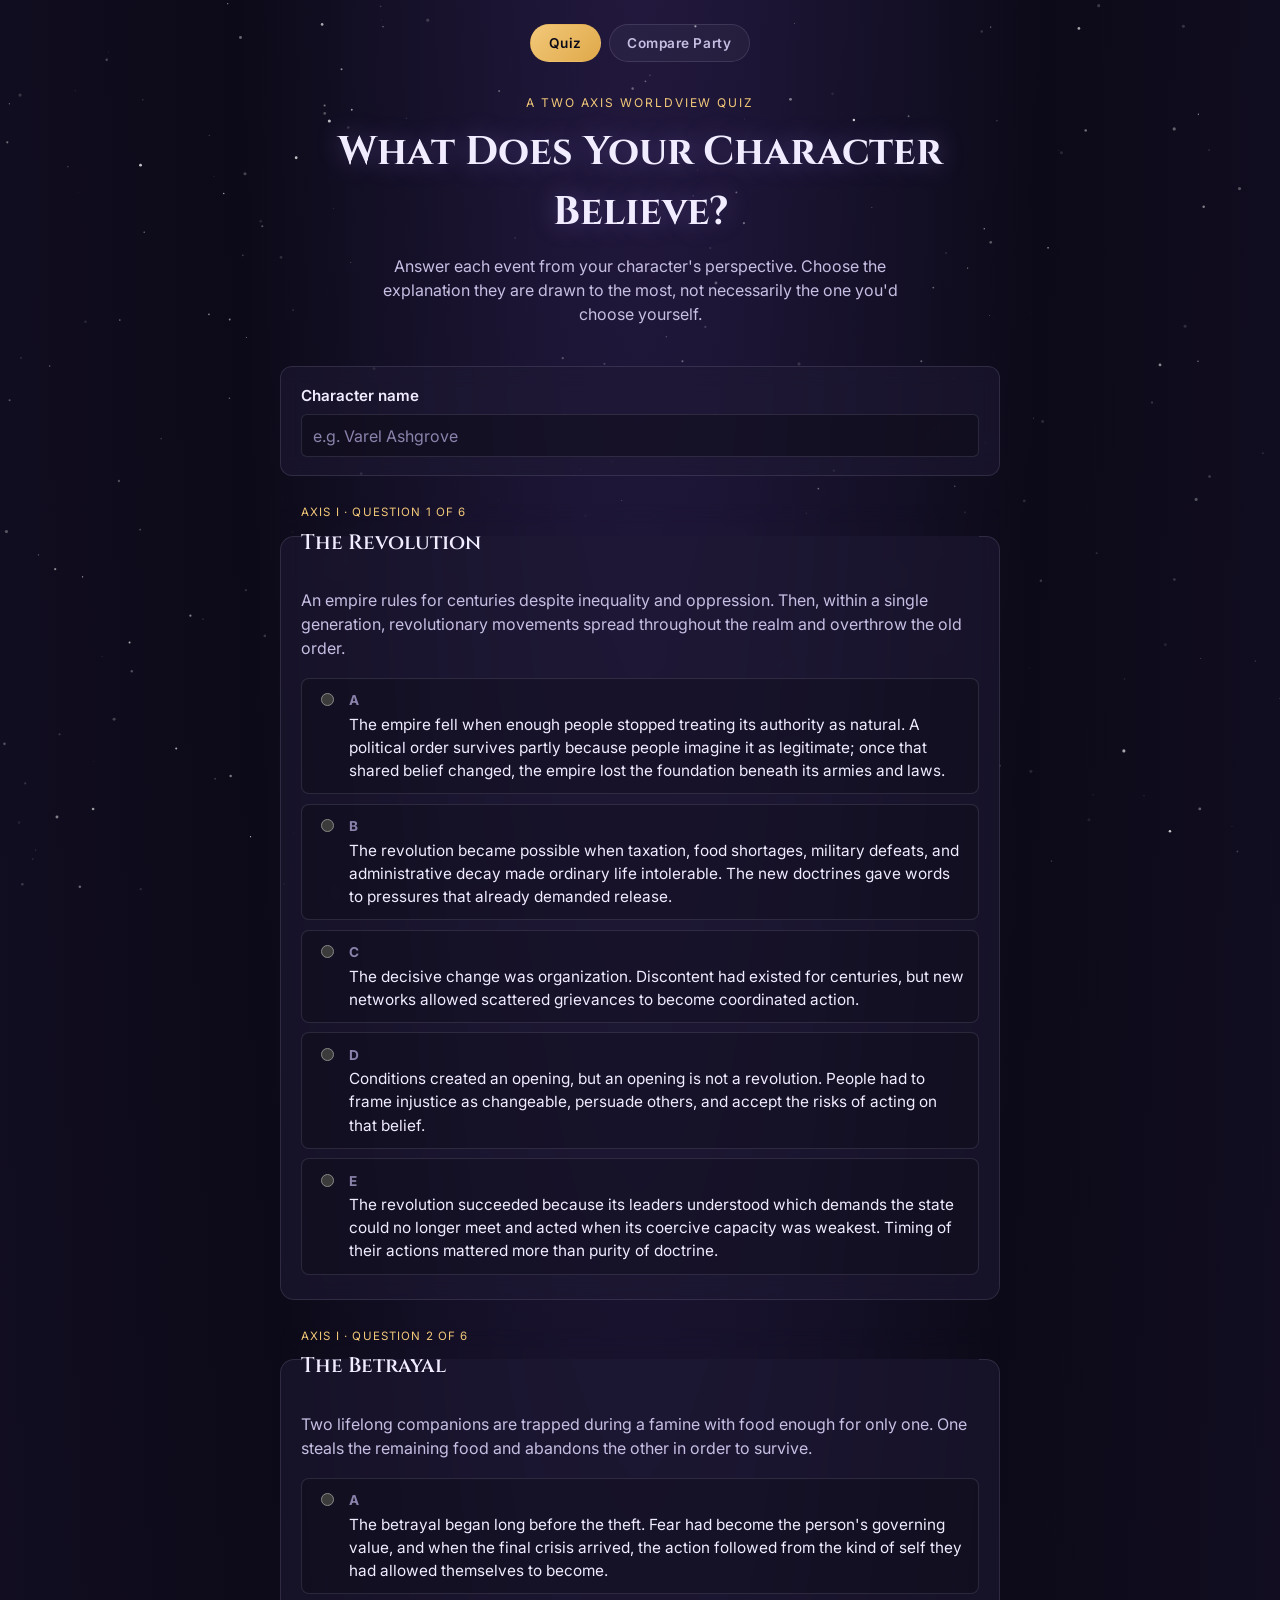
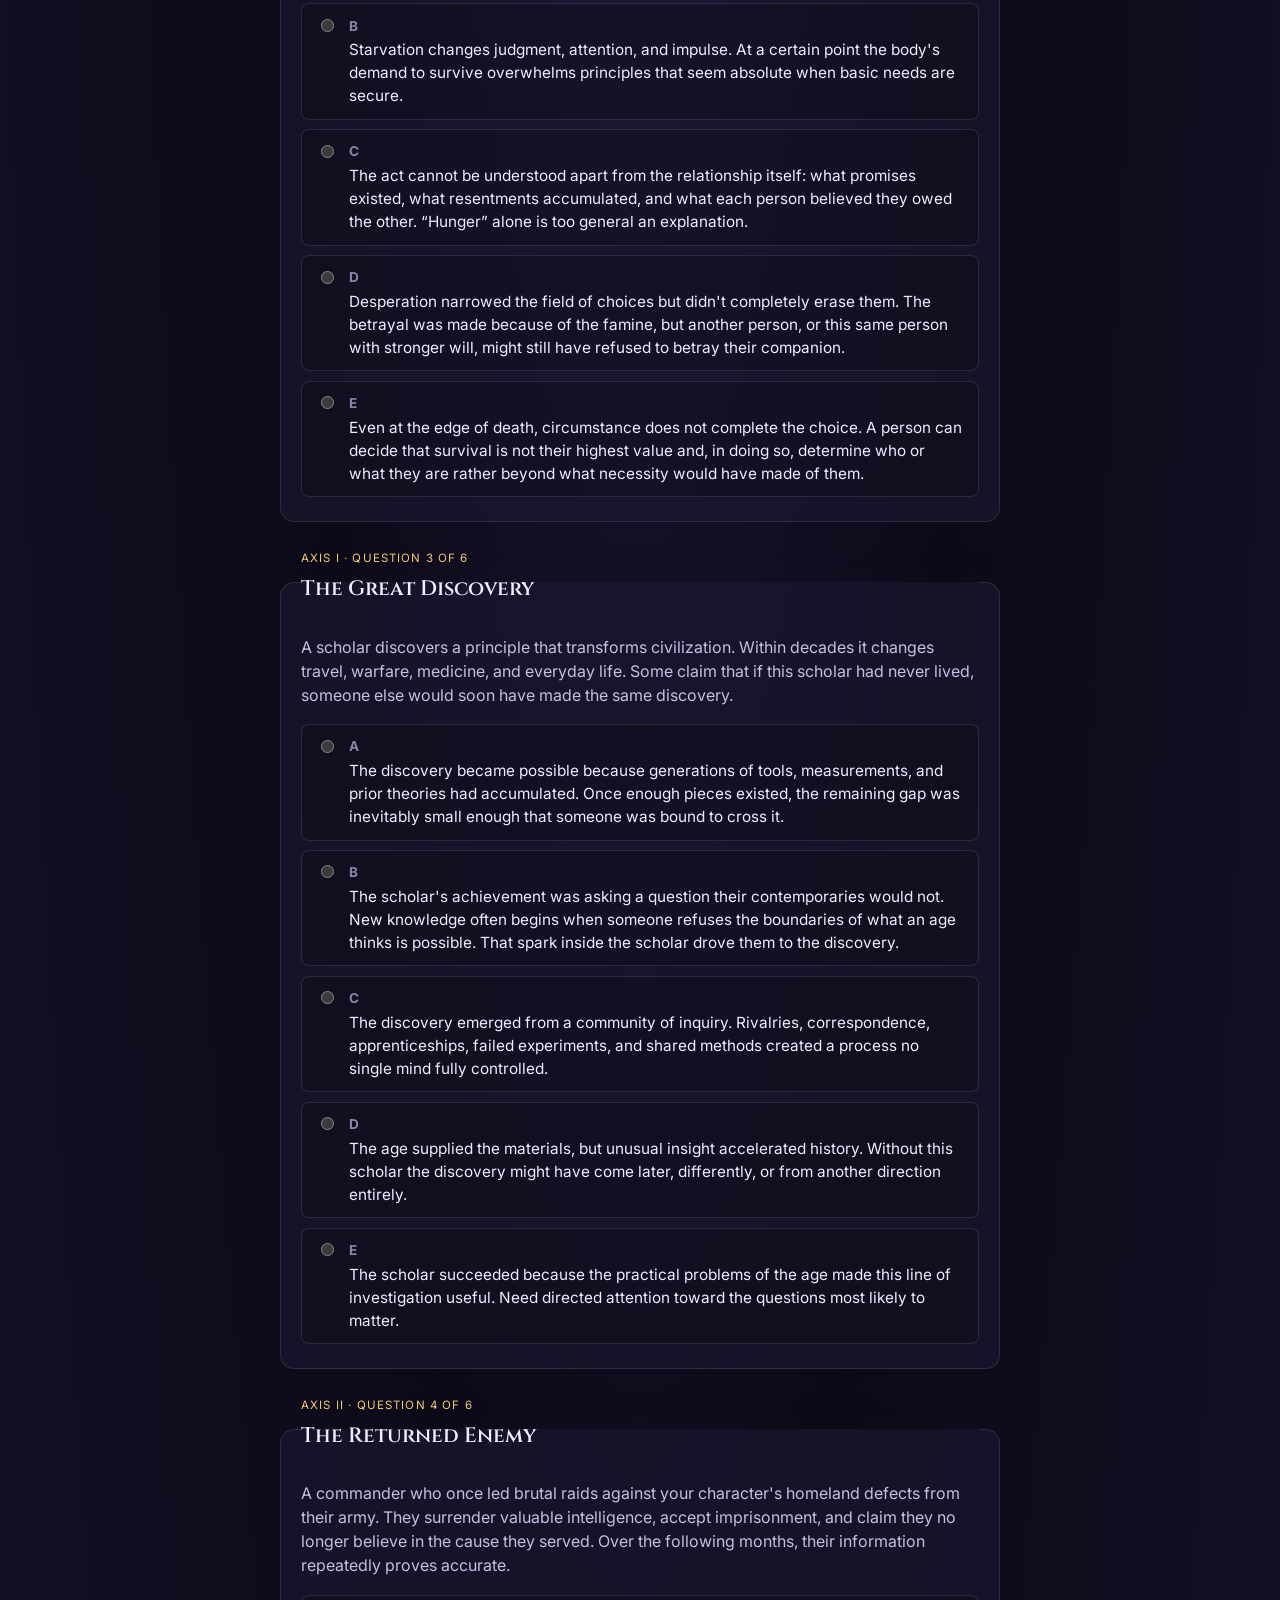
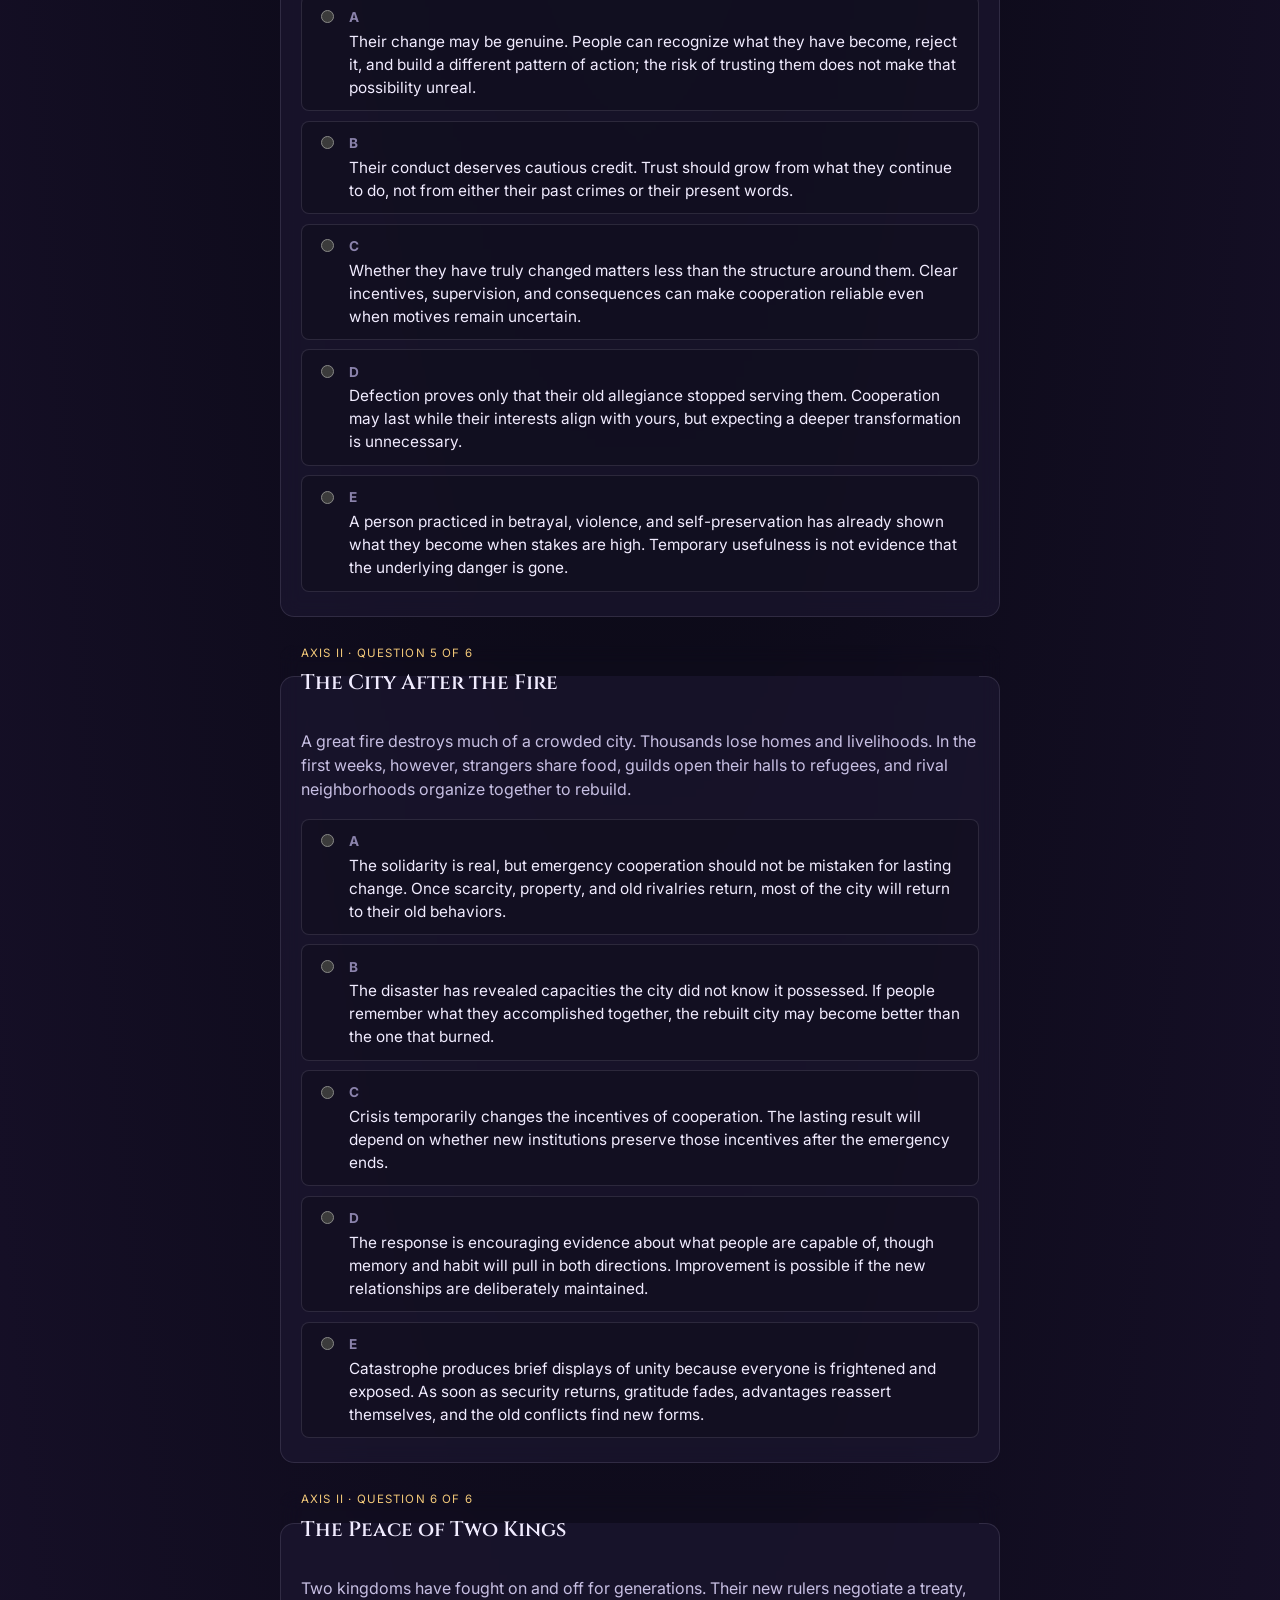
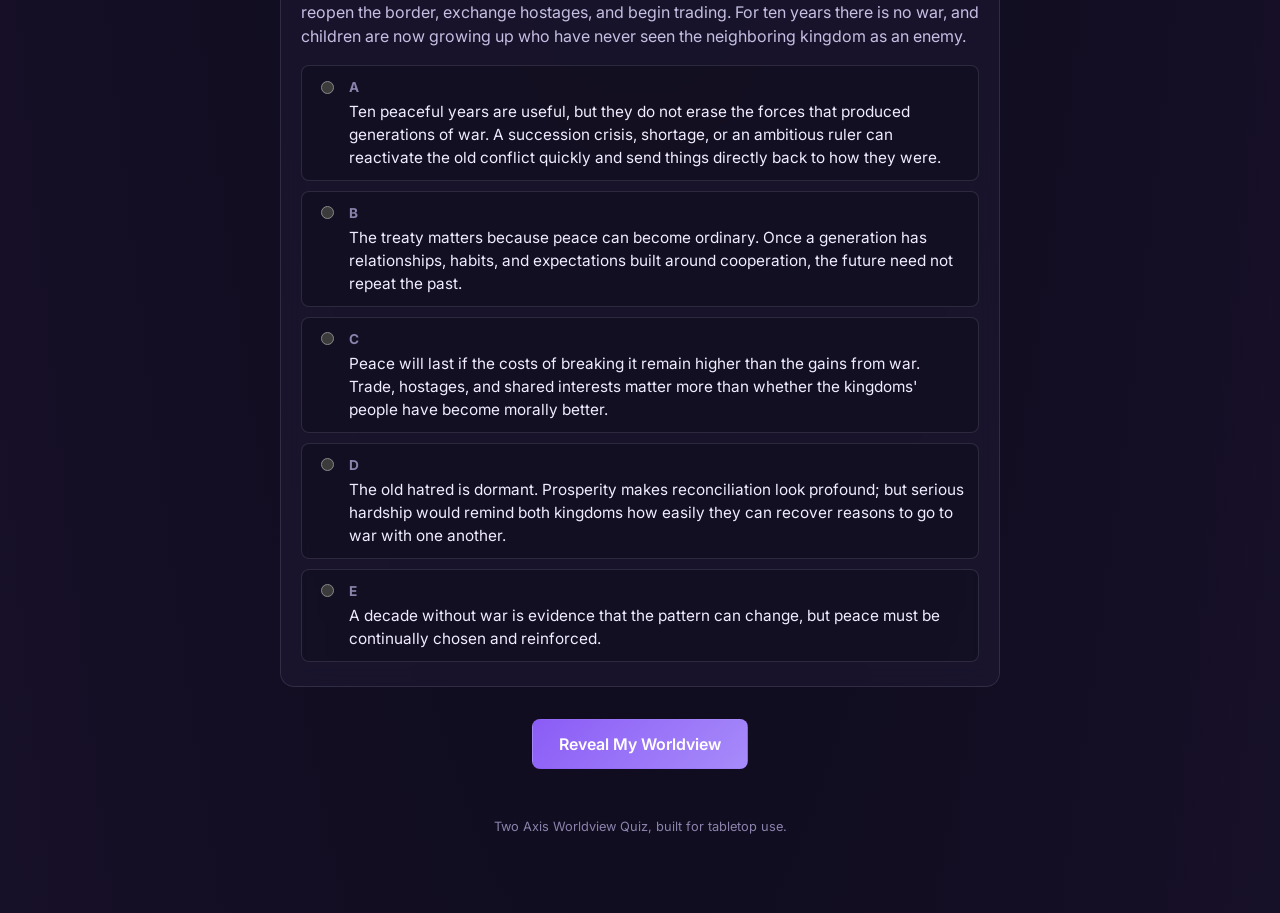
<file: index.html>
<!doctype html>
<html lang="en">
<head>
  <meta charset="UTF-8" />
  <meta name="viewport" content="width=device-width, initial-scale=1.0" />
  <title>Two Axis Worldview Quiz</title>
  <meta name="description" content="A D&D campaign quiz that plots your character's worldview on two axes: Ideas vs. Circumstance, and Optimism vs. Pessimism." />
  <link rel="stylesheet" href="style.css" />
</head>
<body>
  <canvas id="starfield" aria-hidden="true"></canvas>

  <div class="page">
    <nav class="site-nav">
      <a href="index.html" class="site-nav-link active">Quiz</a>
      <a href="compare.html" class="site-nav-link">Compare Party</a>
    </nav>

    <header class="page-header">
      <p class="eyebrow">A Two Axis Worldview Quiz</p>
      <h1>What Does Your Character Believe?</h1>
      <p class="subtitle">
        Answer each event from your character's perspective. Choose the explanation
        they are drawn to the most, not necessarily the one you'd choose yourself.
      </p>
    </header>

    <main>
      <section id="quiz-section">
        <form id="quiz-form" novalidate>
          <div class="name-row">
            <label for="character-name">Character name</label>
            <input type="text" id="character-name" name="character-name" autocomplete="off" placeholder="e.g. Varel Ashgrove" required />
          </div>

          <!-- Question fieldsets are generated by script.js from the QUIZ data. -->

          <div class="submit-row">
            <button type="submit">Reveal My Worldview</button>
          </div>
        </form>
      </section>

      <section id="results-section" hidden>
        <h2 class="results-heading"><span id="result-name">Your character</span>'s Worldview</h2>

        <div class="archetype-card">
          <p class="archetype-name" id="result-archetype-name"></p>
          <p class="archetype-blurb" id="result-archetype-blurb"></p>
        </div>

        <div id="chart-container" class="chart-container" aria-live="polite"></div>

        <dl class="score-breakdown">
          <div>
            <dt>Axis I: Ideas &amp; Circumstance</dt>
            <dd id="result-axis1"></dd>
          </div>
          <div>
            <dt>Axis II: Optimism &amp; Pessimism</dt>
            <dd id="result-axis2"></dd>
          </div>
        </dl>

        <div class="results-actions">
          <button type="button" id="download-png">Download PNG</button>
          <button type="button" id="save-results">Save My Results</button>
          <button type="button" id="copy-summary">Copy Summary</button>
          <button type="button" id="retake-quiz" class="secondary">Retake Quiz</button>
        </div>
        <p class="dm-note">
          Send your DM a screenshot or the downloaded PNG, and save your results file if you'd
          like to appear on the <a href="compare.html">party comparison page</a>.
        </p>
      </section>
    </main>

    <footer class="page-footer">
      <p>Two Axis Worldview Quiz, built for tabletop use.</p>
    </footer>
  </div>

  <script src="common.js"></script>
  <script src="script.js"></script>
</body>
</html>
</file>
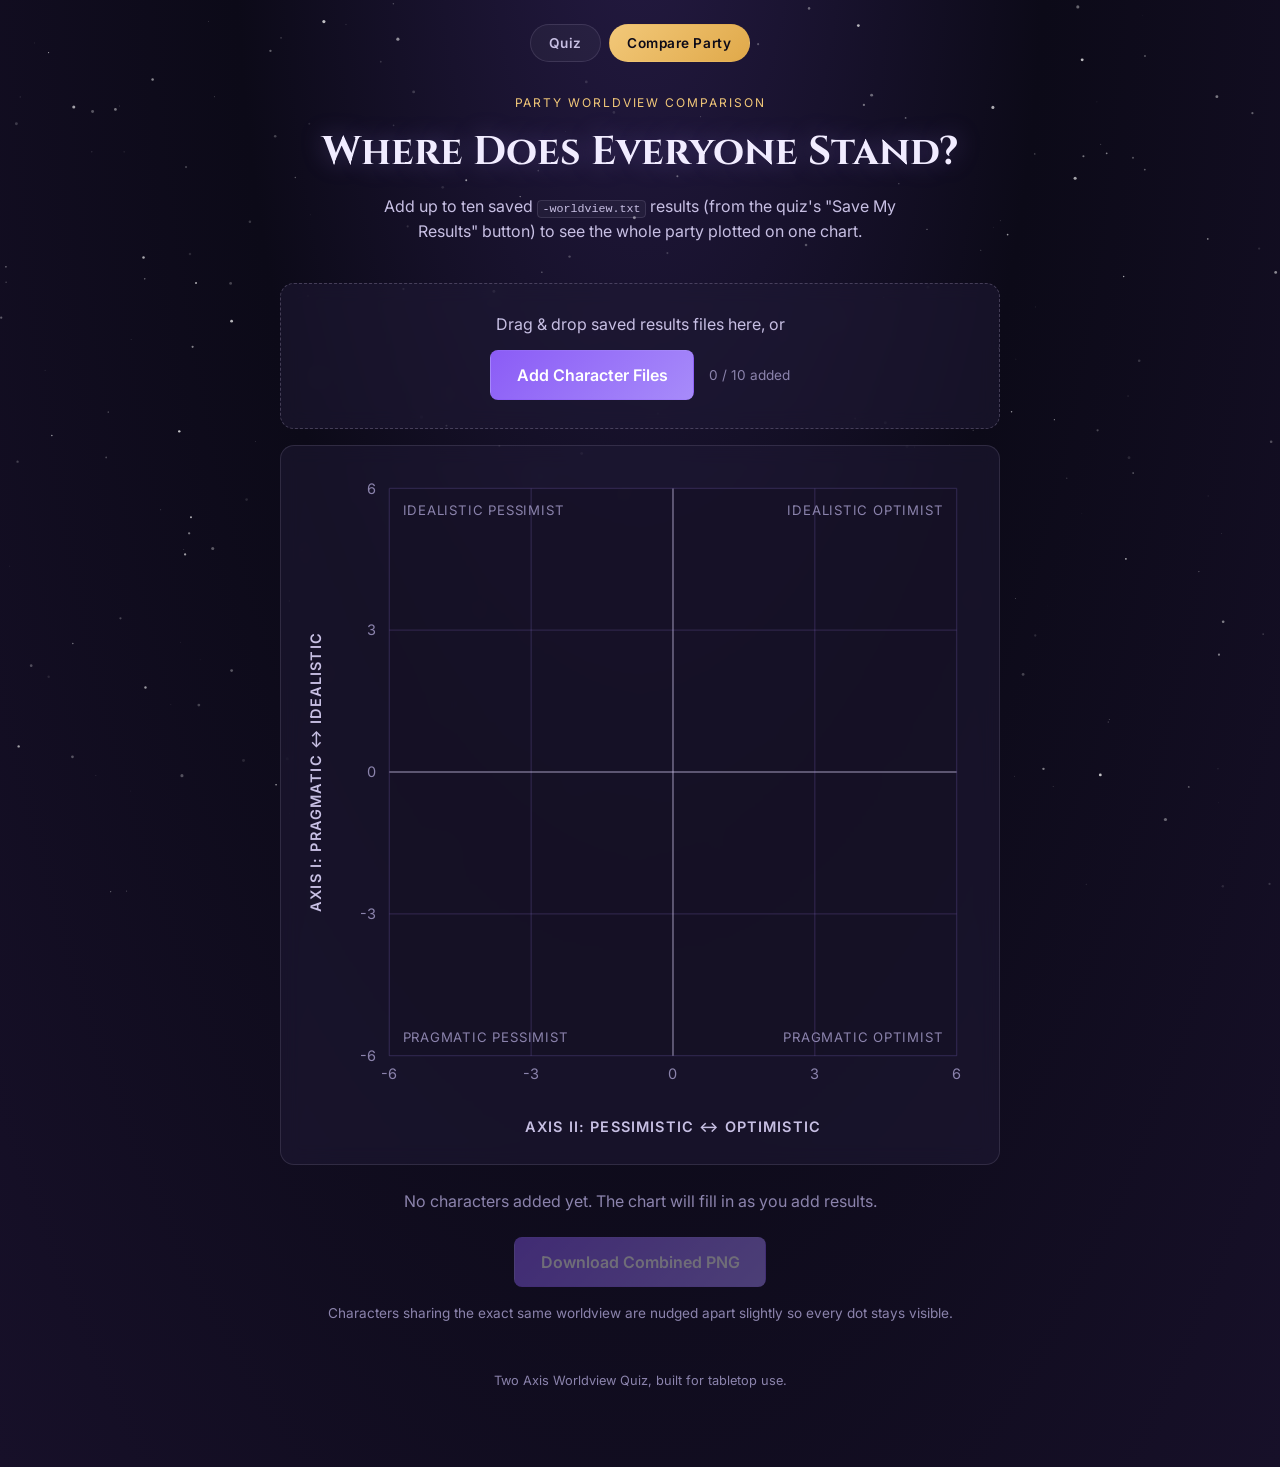
<file: compare.html>
<!doctype html>
<html lang="en">
<head>
  <meta charset="UTF-8" />
  <meta name="viewport" content="width=device-width, initial-scale=1.0" />
  <title>Compare Party Worldviews</title>
  <meta name="description" content="Load up to ten saved worldview results and see the whole party plotted on one chart." />
  <link rel="stylesheet" href="style.css" />
</head>
<body>
  <canvas id="starfield" aria-hidden="true"></canvas>

  <div class="page">
    <nav class="site-nav">
      <a href="index.html" class="site-nav-link">Quiz</a>
      <a href="compare.html" class="site-nav-link active">Compare Party</a>
    </nav>

    <header class="page-header">
      <p class="eyebrow">Party Worldview Comparison</p>
      <h1>Where Does Everyone Stand?</h1>
      <p class="subtitle">
        Add up to ten saved <code>-worldview.txt</code> results (from the quiz's
        "Save My Results" button) to see the whole party plotted on one chart.
      </p>
    </header>

    <main>
      <section id="upload-section">
        <div id="drop-zone" class="drop-zone">
          <p>Drag &amp; drop saved results files here, or</p>
          <div class="upload-controls">
            <button type="button" id="add-characters">Add Character Files</button>
            <span id="character-count" class="character-count">0 / 10 added</span>
          </div>
          <input type="file" id="file-input" accept=".txt,.json,application/json,text/plain" multiple hidden />
        </div>
        <p id="file-warning" class="file-warning" hidden></p>
      </section>

      <section id="results-section">
        <div id="compare-chart-container" class="chart-container" aria-live="polite"></div>

        <div id="layers-panel" class="layers-panel">
          <div class="layers-header">
            <h2>Layers</h2>
            <p class="layers-hint">Drag a name up or down to change which dot renders in front when characters overlap.</p>
          </div>
          <ul id="character-list" class="character-list"></ul>
        </div>
        <p id="empty-state" class="empty-state">No characters added yet. The chart will fill in as you add results.</p>

        <div class="results-actions">
          <button type="button" id="download-combined-png" disabled>Download Combined PNG</button>
          <button type="button" id="clear-all" class="secondary" hidden>Clear All</button>
        </div>
        <p class="dm-note">Characters sharing the exact same worldview are nudged apart slightly so every dot stays visible.</p>
      </section>
    </main>

    <footer class="page-footer">
      <p>Two Axis Worldview Quiz, built for tabletop use.</p>
    </footer>
  </div>

  <script src="common.js"></script>
  <script src="compare.js"></script>
</body>
</html>
</file>
<file: style.css>
@import url("https://fonts.googleapis.com/css2?family=Cinzel:wght@600;700&family=Inter:wght@400;500;600&display=swap");

/* A single, deliberate dark theme — mysterious and modern, not adaptive to the
   viewer's OS light/dark setting. */
:root {
  color-scheme: dark;

  --bg-top: #0c0a18;
  --bg-bottom: #171029;
  --ink: #f1ecff;
  --ink-secondary: #c7bfe3;
  --ink-muted: #8b83ac;
  --border: rgba(230, 220, 255, 0.12);
  --border-strong: rgba(230, 220, 255, 0.22);

  --panel-bg: rgba(32, 26, 54, 0.55);
  --panel-bg-solid: #1c1732;
  --panel-alt: rgba(255, 255, 255, 0.04);

  --accent: #a78bfa;
  --accent-strong: #8b5cf6;
  --gold: #f2c879;
  --danger: #f2789a;

  --focus-ring: #c9b8ff;

  --chart-surface: rgba(20, 16, 36, 0.6);
  --chart-grid: rgba(167, 139, 250, 0.16);
  --chart-axis: rgba(199, 191, 227, 0.4);
  --chart-text-muted: #8b83ac;
  --chart-text-secondary: #c7bfe3;
  --chart-marker: var(--gold);
  --chart-marker-ring: #171029;
}

* {
  box-sizing: border-box;
}

html {
  background: var(--bg-bottom);
}

body {
  margin: 0;
  min-height: 100vh;
  background: radial-gradient(ellipse at 50% -10%, #241a42 0%, var(--bg-top) 45%, var(--bg-bottom) 100%);
  color: var(--ink);
  font-family: "Inter", system-ui, -apple-system, "Segoe UI", sans-serif;
  line-height: 1.5;
}

#starfield {
  position: fixed;
  inset: 0;
  width: 100%;
  height: 100%;
  z-index: 0;
  pointer-events: none;
}

.page {
  position: relative;
  z-index: 1;
  max-width: 760px;
  margin: 0 auto;
  padding: 1.5rem 1.25rem 4rem;
}

.site-nav {
  display: flex;
  justify-content: center;
  gap: 0.5rem;
  margin-bottom: 2rem;
}

.site-nav-link {
  color: var(--ink-secondary);
  text-decoration: none;
  font-size: 0.85rem;
  font-weight: 600;
  letter-spacing: 0.04em;
  padding: 0.5rem 1.1rem;
  border-radius: 999px;
  border: 1px solid var(--border);
  background: var(--panel-alt);
  transition: border-color 0.15s ease, color 0.15s ease, background 0.15s ease;
}

.site-nav-link:hover {
  color: var(--ink);
  border-color: var(--border-strong);
}

.site-nav-link.active {
  color: var(--bg-top);
  background: linear-gradient(135deg, var(--gold), #e0a94a);
  border-color: transparent;
}

.page-header {
  text-align: center;
  margin-bottom: 2.5rem;
}

.eyebrow {
  text-transform: uppercase;
  letter-spacing: 0.16em;
  font-size: 0.75rem;
  color: var(--gold);
  margin: 0 0 0.6rem;
}

h1 {
  font-family: "Cinzel", Georgia, serif;
  font-weight: 700;
  font-size: clamp(1.7rem, 4vw, 2.5rem);
  margin: 0 0 0.75rem;
  color: var(--ink);
  text-shadow: 0 0 24px rgba(167, 139, 250, 0.35);
}

h1 code {
  font-family: inherit;
}

.subtitle {
  color: var(--ink-secondary);
  max-width: 54ch;
  margin: 0 auto;
}

.subtitle code {
  background: var(--panel-alt);
  border: 1px solid var(--border);
  border-radius: 4px;
  padding: 0.05em 0.4em;
  font-size: 0.9em;
}

.name-row {
  display: flex;
  flex-direction: column;
  gap: 0.4rem;
  background: var(--panel-bg);
  backdrop-filter: blur(10px);
  border: 1px solid var(--border);
  border-radius: 12px;
  padding: 1.1rem 1.25rem;
  margin-bottom: 1.75rem;
}

.name-row label {
  font-weight: 600;
  font-size: 0.95rem;
}

.optional {
  font-weight: 400;
  color: var(--ink-muted);
}

.name-row input {
  font: inherit;
  padding: 0.55rem 0.7rem;
  border-radius: 6px;
  border: 1px solid var(--border);
  background: rgba(0, 0, 0, 0.25);
  color: var(--ink);
}

.name-row input::placeholder {
  color: var(--ink-muted);
}

.question {
  border: 1px solid var(--border);
  background: var(--panel-bg);
  backdrop-filter: blur(10px);
  border-radius: 14px;
  padding: 1.25rem 1.25rem 1.5rem;
  margin: 0 0 1.75rem;
}

.question legend {
  padding: 0;
  width: 100%;
}

.q-kicker {
  display: block;
  text-transform: uppercase;
  letter-spacing: 0.1em;
  font-size: 0.72rem;
  color: var(--gold);
  margin-bottom: 0.4rem;
}

.question h2 {
  font-family: "Cinzel", Georgia, serif;
  font-weight: 600;
  font-size: 1.3rem;
  margin: 0 0 0.6rem;
  color: var(--ink);
}

.flavor {
  color: var(--ink-secondary);
  margin: 0 0 1.1rem;
}

.options {
  display: flex;
  flex-direction: column;
  gap: 0.6rem;
}

.option {
  display: grid;
  grid-template-columns: auto 1fr;
  gap: 0.15rem 0.7rem;
  align-items: start;
  padding: 0.7rem 0.9rem;
  border: 1px solid var(--border);
  border-radius: 8px;
  background: rgba(0, 0, 0, 0.18);
  cursor: pointer;
  transition: border-color 0.15s ease, background 0.15s ease;
}

.option:hover {
  border-color: var(--accent);
}

.option:has(input:checked) {
  border-color: var(--accent);
  background: color-mix(in srgb, var(--accent) 18%, rgba(0, 0, 0, 0.18));
  box-shadow: 0 0 0 1px var(--accent) inset;
}

.option:has(input:focus-visible) {
  outline: 2px solid var(--focus-ring);
  outline-offset: 2px;
}

.option input {
  grid-row: 1 / span 2;
  margin-top: 0.2rem;
  accent-color: var(--accent);
}

.option-glyph {
  font-weight: 700;
  font-size: 0.85rem;
  color: var(--ink-muted);
}

.option-text {
  grid-column: 2;
  color: var(--ink);
  font-size: 0.96rem;
}

.submit-row {
  display: flex;
  justify-content: center;
  margin-top: 2rem;
}

button {
  font: inherit;
  font-weight: 600;
  padding: 0.75rem 1.6rem;
  border-radius: 8px;
  border: 1px solid transparent;
  background: linear-gradient(135deg, var(--accent-strong), var(--accent));
  color: #fff;
  cursor: pointer;
  box-shadow: 0 0 0 rgba(167, 139, 250, 0);
  transition: box-shadow 0.2s ease, filter 0.15s ease, opacity 0.15s ease;
}

button:hover:not(:disabled) {
  filter: brightness(1.1);
  box-shadow: 0 0 18px rgba(167, 139, 250, 0.45);
}

button:focus-visible {
  outline: 2px solid var(--focus-ring);
  outline-offset: 2px;
}

button:disabled {
  opacity: 0.4;
  cursor: not-allowed;
  box-shadow: none;
}

button.secondary {
  background: transparent;
  border-color: var(--border-strong);
  color: var(--ink);
}

.results-heading {
  font-family: "Cinzel", Georgia, serif;
  font-weight: 600;
  text-align: center;
  font-size: 1.6rem;
  margin-bottom: 1rem;
}

.archetype-card {
  text-align: center;
  background: var(--panel-bg);
  backdrop-filter: blur(10px);
  border: 1px solid var(--border);
  border-radius: 14px;
  padding: 1.25rem;
  margin-bottom: 1.5rem;
}

.archetype-name {
  font-family: "Cinzel", Georgia, serif;
  font-weight: 600;
  font-size: 1.25rem;
  margin: 0 0 0.4rem;
  color: var(--gold);
}

.archetype-blurb {
  margin: 0;
  color: var(--ink-secondary);
}

.chart-container {
  background: var(--panel-bg);
  backdrop-filter: blur(10px);
  border: 1px solid var(--border);
  border-radius: 14px;
  padding: 1rem;
  margin-bottom: 1.5rem;
}

.chart-svg {
  width: 100%;
  height: auto;
  display: block;
  font-family: "Inter", system-ui, -apple-system, "Segoe UI", sans-serif;
}

.chart-surface {
  fill: var(--chart-surface);
}

.grid-line {
  stroke: var(--chart-grid);
  stroke-width: 1;
}

.axis-zero {
  stroke: var(--chart-axis);
  stroke-width: 1.5;
}

.tick-label {
  fill: var(--chart-text-muted);
  font-size: 11px;
}

.quadrant-label {
  fill: var(--chart-text-muted);
  font-size: 10px;
  letter-spacing: 0.06em;
}

.axis-title {
  fill: var(--chart-text-secondary);
  font-size: 11px;
  letter-spacing: 0.08em;
  font-weight: 600;
}

.marker {
  fill: var(--chart-marker);
  filter: drop-shadow(0 0 6px rgba(242, 200, 121, 0.85));
}

.marker-ring {
  fill: var(--chart-marker-ring);
}

.marker-label {
  fill: var(--ink);
  font-size: 13px;
  font-weight: 600;
}

.marker-label.compact {
  font-size: 11px;
}

.marker-coords {
  fill: var(--chart-text-secondary);
  font-size: 11px;
}

.score-breakdown {
  display: grid;
  grid-template-columns: 1fr 1fr;
  gap: 1rem;
  margin: 0 0 1.75rem;
}

.score-breakdown > div {
  background: var(--panel-bg);
  backdrop-filter: blur(10px);
  border: 1px solid var(--border);
  border-radius: 10px;
  padding: 0.9rem 1rem;
}

.score-breakdown dt {
  font-size: 0.8rem;
  color: var(--ink-muted);
  margin-bottom: 0.3rem;
}

.score-breakdown dd {
  margin: 0;
  font-weight: 600;
}

.results-actions {
  display: flex;
  justify-content: center;
  gap: 0.75rem;
  flex-wrap: wrap;
}

.dm-note {
  text-align: center;
  color: var(--ink-muted);
  font-size: 0.85rem;
  margin-top: 1rem;
}

.dm-note a {
  color: var(--gold);
}

.page-footer {
  text-align: center;
  color: var(--ink-muted);
  font-size: 0.8rem;
  margin-top: 3rem;
}

/* --- Compare page --------------------------------------------------- */

.drop-zone {
  text-align: center;
  border: 1px dashed var(--border-strong);
  border-radius: 14px;
  padding: 1.75rem 1.25rem;
  margin-bottom: 1rem;
  background: var(--panel-bg);
  backdrop-filter: blur(10px);
  transition: border-color 0.15s ease, background 0.15s ease;
}

.drop-zone p {
  margin: 0 0 0.9rem;
  color: var(--ink-secondary);
}

.drop-zone.drag-active {
  border-color: var(--accent);
  background: color-mix(in srgb, var(--accent) 12%, var(--panel-bg));
}

.upload-controls {
  display: flex;
  align-items: center;
  justify-content: center;
  gap: 0.9rem;
  flex-wrap: wrap;
}

.character-count {
  color: var(--ink-muted);
  font-size: 0.85rem;
}

.file-warning {
  color: var(--danger);
  font-size: 0.85rem;
  text-align: center;
  margin: 0 0 1.5rem;
}

.layers-panel {
  background: var(--panel-bg);
  backdrop-filter: blur(10px);
  border: 1px solid var(--border);
  border-radius: 14px;
  padding: 1.1rem 1.1rem 0.5rem;
  margin-bottom: 1.5rem;
}

.layers-header {
  margin-bottom: 0.9rem;
}

.layers-header h2 {
  font-family: "Cinzel", Georgia, serif;
  font-weight: 600;
  font-size: 1.1rem;
  margin: 0 0 0.3rem;
  color: var(--gold);
}

.layers-hint {
  margin: 0;
  color: var(--ink-muted);
  font-size: 0.82rem;
}

.character-list {
  list-style: none;
  margin: 0;
  padding: 0;
  display: flex;
  flex-direction: column;
  gap: 0.5rem;
  padding-bottom: 0.6rem;
}

.character-row {
  display: flex;
  align-items: center;
  gap: 0.6rem;
  background: var(--panel-alt);
  border: 1px solid var(--border);
  border-radius: 10px;
  padding: 0.6rem 0.7rem;
  cursor: grab;
  transition: opacity 0.15s ease, border-color 0.15s ease, box-shadow 0.15s ease;
}

.character-row:active {
  cursor: grabbing;
}

.character-row.dragging {
  opacity: 0.4;
}

.character-row.drag-over-top {
  box-shadow: 0 -2px 0 0 var(--accent);
}

.character-row.drag-over-bottom {
  box-shadow: 0 2px 0 0 var(--accent);
}

.drag-handle {
  color: var(--ink-muted);
  font-size: 1rem;
  line-height: 1;
  flex-shrink: 0;
  user-select: none;
}

.color-swatch {
  width: 14px;
  height: 14px;
  border-radius: 50%;
  flex-shrink: 0;
  box-shadow: 0 0 6px currentColor;
}

.character-info {
  flex: 1;
  display: flex;
  flex-direction: column;
  gap: 0.1rem;
  min-width: 0;
}

.character-name {
  font-weight: 600;
}

.character-detail {
  color: var(--ink-muted);
  font-size: 0.82rem;
}

.reorder-buttons {
  display: flex;
  flex-direction: column;
  gap: 2px;
  flex-shrink: 0;
}

.reorder-btn {
  background: transparent;
  border: 1px solid var(--border);
  color: var(--ink-muted);
  padding: 0.05rem 0.4rem;
  border-radius: 5px;
  font-size: 0.6rem;
  line-height: 1.4;
  box-shadow: none;
}

.reorder-btn:hover:not(:disabled) {
  color: var(--ink);
  border-color: var(--border-strong);
  filter: none;
  box-shadow: none;
}

.remove-character {
  background: transparent;
  border: 1px solid var(--border);
  color: var(--ink-muted);
  padding: 0.3rem 0.55rem;
  border-radius: 6px;
  font-size: 0.8rem;
  box-shadow: none;
  flex-shrink: 0;
}

.remove-character:hover {
  color: var(--danger);
  border-color: var(--danger);
  filter: none;
  box-shadow: none;
}

.empty-state {
  text-align: center;
  color: var(--ink-muted);
  margin: 0 0 1.5rem;
}

@media (max-width: 480px) {
  .score-breakdown {
    grid-template-columns: 1fr;
  }
}
</file>
